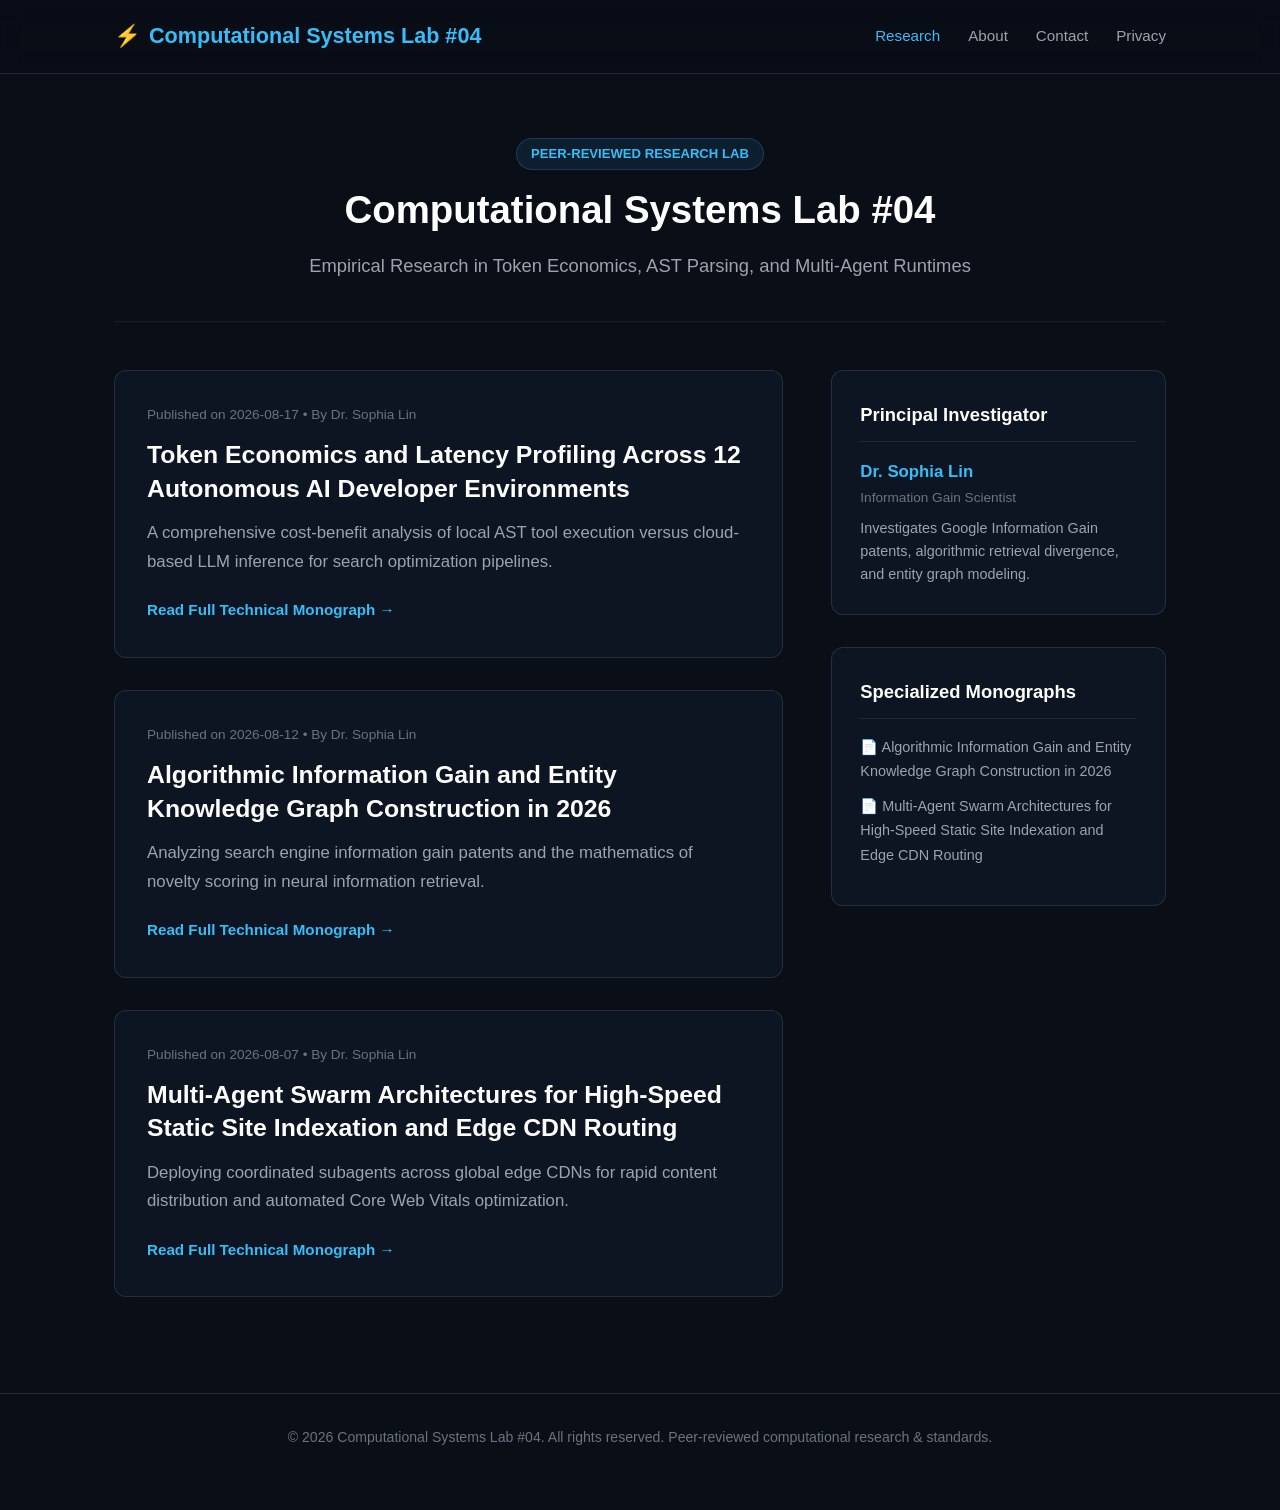
<file: index.html>
<!DOCTYPE html>
<html lang="en">
<head>
    <meta charset="UTF-8"><meta name="viewport" content="width=device-width, initial-scale=1.0">
    <title>Computational Systems Lab #04 | Computational Systems Research</title>
    <meta name="description" content="Empirical Research in Token Economics, AST Parsing, and Multi-Agent Runtimes">
    <link rel="stylesheet" href="styles.css">
    <script type="application/ld+json">
    { "@context": "https://schema.org", "@type": "Organization", "name": "Computational Systems Lab #04", "description": "Empirical Research in Token Economics, AST Parsing, and Multi-Agent Runtimes" }
    </script>
</head>
<body>
    
    <header>
        <div class="container header-inner">
            <a href="index.html" class="logo-text">⚡ <span>Computational Systems Lab #04</span></a>
            <nav>
                <ul>
                    <li><a href="index.html" class="active">Research</a></li>
                    <li><a href="about.html" class="">About</a></li>
                    <li><a href="contact.html" class="">Contact</a></li>
                    <li><a href="privacy.html" class="">Privacy</a></li>
                </ul>
            </nav>
        </div>
    </header>
    
    <div class="container">
        <section class="hero">
            <span class="hero-tag">Peer-Reviewed Research Lab</span>
            <h1>Computational Systems Lab #04</h1>
            <p>Empirical Research in Token Economics, AST Parsing, and Multi-Agent Runtimes</p>
        </section>
        <div class="layout-grid">
            <main>
        <article class="article-card">
            <div class="meta">Published on 2026-08-17 • By Dr. Sophia Lin</div>
            <h2><a href="token-economics-latency-profiling-ai-developer-environments.html">Token Economics and Latency Profiling Across 12 Autonomous AI Developer Environments</a></h2>
            <p>A comprehensive cost-benefit analysis of local AST tool execution versus cloud-based LLM inference for search optimization pipelines.</p>
            <a href="token-economics-latency-profiling-ai-developer-environments.html" class="read-more">Read Full Technical Monograph →</a>
        </article>
        
        <article class="article-card">
            <div class="meta">Published on 2026-08-12 • By Dr. Sophia Lin</div>
            <h2><a href="algorithmic-information-gain-entity-knowledge-graph-construction.html">Algorithmic Information Gain and Entity Knowledge Graph Construction in 2026</a></h2>
            <p>Analyzing search engine information gain patents and the mathematics of novelty scoring in neural information retrieval.</p>
            <a href="algorithmic-information-gain-entity-knowledge-graph-construction.html" class="read-more">Read Full Technical Monograph →</a>
        </article>
        
        <article class="article-card">
            <div class="meta">Published on 2026-08-07 • By Dr. Sophia Lin</div>
            <h2><a href="multi-agent-swarm-architectures-static-site-indexation.html">Multi-Agent Swarm Architectures for High-Speed Static Site Indexation and Edge CDN Routing</a></h2>
            <p>Deploying coordinated subagents across global edge CDNs for rapid content distribution and automated Core Web Vitals optimization.</p>
            <a href="multi-agent-swarm-architectures-static-site-indexation.html" class="read-more">Read Full Technical Monograph →</a>
        </article>
        </main>
            
    <aside>
        <div class="sidebar-widget">
            <h3>Principal Investigator</h3>
            <div class="author-name">Dr. Sophia Lin</div>
            <div class="author-role">Information Gain Scientist</div>
            <div class="author-desc">Investigates Google Information Gain patents, algorithmic retrieval divergence, and entity graph modeling.</div>
        </div>
        <div class="sidebar-widget">
            <h3>Specialized Monographs</h3>
            <ul style="list-style: none;"><li><a href="algorithmic-information-gain-entity-knowledge-graph-construction.html" style="color: var(--text-secondary); text-decoration: none; font-size: 0.9rem; display: block; margin-bottom: 10px;">📄 Algorithmic Information Gain and Entity Knowledge Graph Construction in 2026</a></li><li><a href="multi-agent-swarm-architectures-static-site-indexation.html" style="color: var(--text-secondary); text-decoration: none; font-size: 0.9rem; display: block; margin-bottom: 10px;">📄 Multi-Agent Swarm Architectures for High-Speed Static Site Indexation and Edge CDN Routing</a></li></ul>
        </div>
    </aside>
    
        </div>
    </div>
    
    <footer>
        <div class="container">
            <p>&copy; 2026 Computational Systems Lab #04. All rights reserved. Peer-reviewed computational research & standards.</p>
        </div>
    </footer>
    
</body>
</html>
</file>
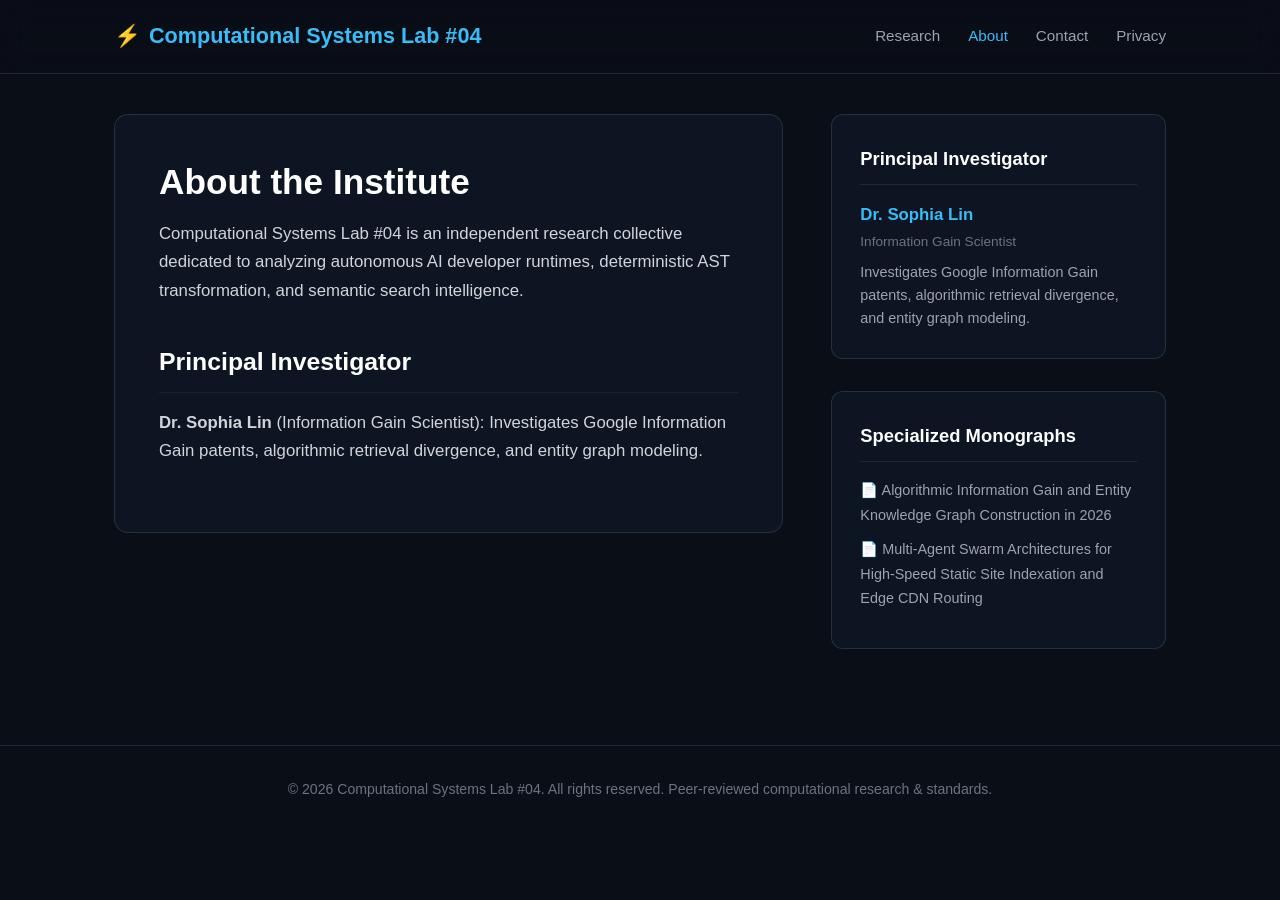
<file: about.html>
<!DOCTYPE html><html lang="en"><head><meta charset="UTF-8"><title>About | Computational Systems Lab #04</title><link rel="stylesheet" href="styles.css"></head><body>
    <header>
        <div class="container header-inner">
            <a href="index.html" class="logo-text">⚡ <span>Computational Systems Lab #04</span></a>
            <nav>
                <ul>
                    <li><a href="index.html" class="">Research</a></li>
                    <li><a href="about.html" class="active">About</a></li>
                    <li><a href="contact.html" class="">Contact</a></li>
                    <li><a href="privacy.html" class="">Privacy</a></li>
                </ul>
            </nav>
        </div>
    </header>
    <div class="container" style="margin-top:40px;"><div class="layout-grid"><main><article class="article-full"><h1>About the Institute</h1><div class="content"><p>Computational Systems Lab #04 is an independent research collective dedicated to analyzing autonomous AI developer runtimes, deterministic AST transformation, and semantic search intelligence.</p><h2>Principal Investigator</h2><p><strong>Dr. Sophia Lin</strong> (Information Gain Scientist): Investigates Google Information Gain patents, algorithmic retrieval divergence, and entity graph modeling.</p></div></article></main>
    <aside>
        <div class="sidebar-widget">
            <h3>Principal Investigator</h3>
            <div class="author-name">Dr. Sophia Lin</div>
            <div class="author-role">Information Gain Scientist</div>
            <div class="author-desc">Investigates Google Information Gain patents, algorithmic retrieval divergence, and entity graph modeling.</div>
        </div>
        <div class="sidebar-widget">
            <h3>Specialized Monographs</h3>
            <ul style="list-style: none;"><li><a href="algorithmic-information-gain-entity-knowledge-graph-construction.html" style="color: var(--text-secondary); text-decoration: none; font-size: 0.9rem; display: block; margin-bottom: 10px;">📄 Algorithmic Information Gain and Entity Knowledge Graph Construction in 2026</a></li><li><a href="multi-agent-swarm-architectures-static-site-indexation.html" style="color: var(--text-secondary); text-decoration: none; font-size: 0.9rem; display: block; margin-bottom: 10px;">📄 Multi-Agent Swarm Architectures for High-Speed Static Site Indexation and Edge CDN Routing</a></li></ul>
        </div>
    </aside>
    </div></div>
    <footer>
        <div class="container">
            <p>&copy; 2026 Computational Systems Lab #04. All rights reserved. Peer-reviewed computational research & standards.</p>
        </div>
    </footer>
    </body></html>
</file>
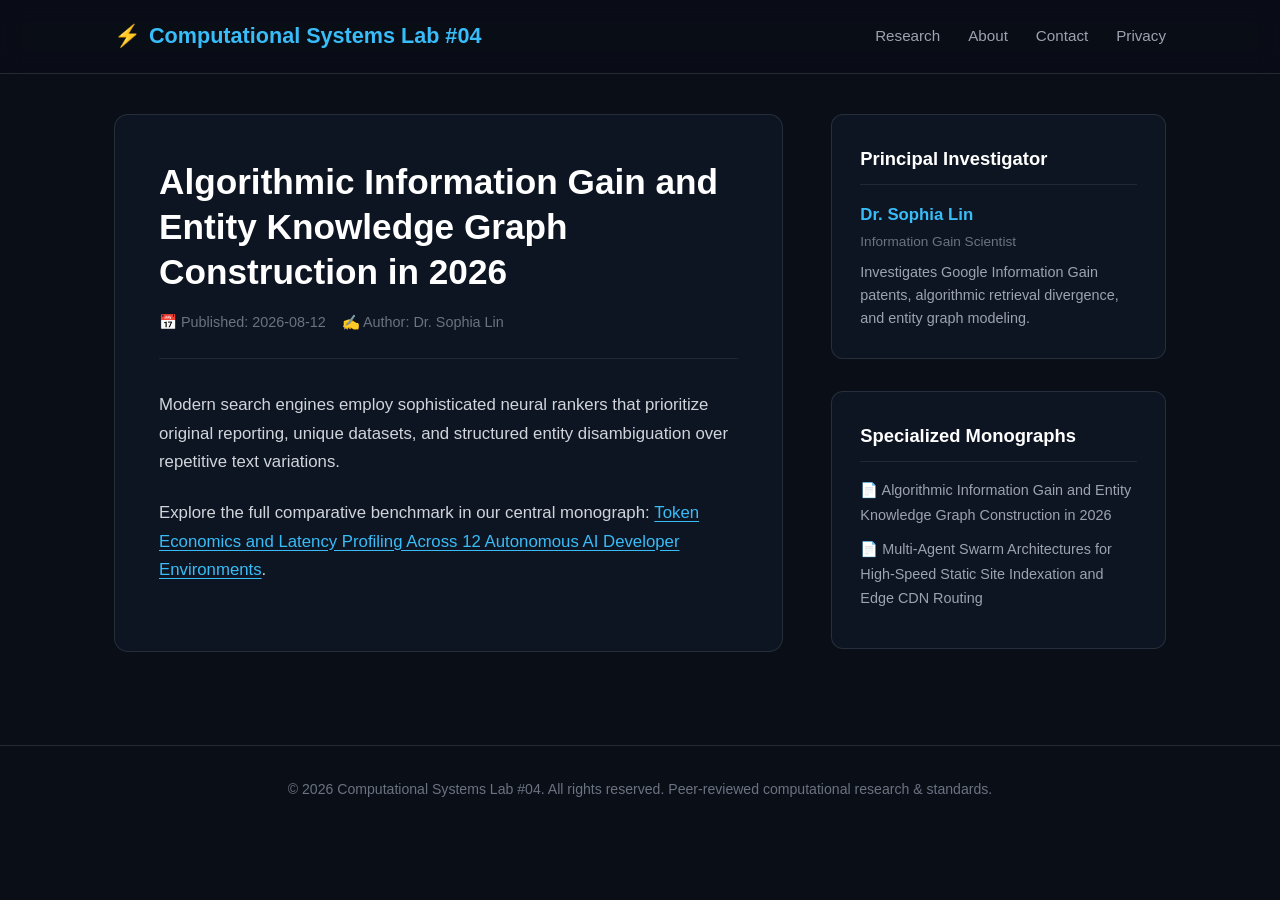
<file: algorithmic-information-gain-entity-knowledge-graph-construction.html>
<!DOCTYPE html>
<html lang="en">
<head>
    <meta charset="UTF-8"><meta name="viewport" content="width=device-width, initial-scale=1.0">
    <title>Algorithmic Information Gain and Entity Knowledge Graph Construction in 2026 | Computational Systems Lab #04</title>
    <meta name="description" content="Analyzing search engine information gain patents and the mathematics of novelty scoring in neural information retrieval.">
    <link rel="stylesheet" href="styles.css">
    <script type="application/ld+json">
    { "@context": "https://schema.org", "@type": "TechArticle", "headline": "Algorithmic Information Gain and Entity Knowledge Graph Construction in 2026", "datePublished": "2026-08-12", "description": "Analyzing search engine information gain patents and the mathematics of novelty scoring in neural information retrieval." }
    </script>
</head>
<body>
    
    <header>
        <div class="container header-inner">
            <a href="index.html" class="logo-text">⚡ <span>Computational Systems Lab #04</span></a>
            <nav>
                <ul>
                    <li><a href="index.html" class="">Research</a></li>
                    <li><a href="about.html" class="">About</a></li>
                    <li><a href="contact.html" class="">Contact</a></li>
                    <li><a href="privacy.html" class="">Privacy</a></li>
                </ul>
            </nav>
        </div>
    </header>
    
    <div class="container" style="margin-top: 40px;">
        <div class="layout-grid">
            <main>
                <article class="article-full">
                    <h1>Algorithmic Information Gain and Entity Knowledge Graph Construction in 2026</h1>
                    <div class="meta-bar">
                        <span>📅 Published: 2026-08-12</span>
                        <span>✍️ Author: Dr. Sophia Lin</span>
                    </div>
                    <div class="content"><p>Modern search engines employ sophisticated neural rankers that prioritize original reporting, unique datasets, and structured entity disambiguation over repetitive text variations.</p><p>Explore the full comparative benchmark in our central monograph: <a href='token-economics-latency-profiling-ai-developer-environments.html'>Token Economics and Latency Profiling Across 12 Autonomous AI Developer Environments</a>.</p></div>
                </article>
            </main>
            
    <aside>
        <div class="sidebar-widget">
            <h3>Principal Investigator</h3>
            <div class="author-name">Dr. Sophia Lin</div>
            <div class="author-role">Information Gain Scientist</div>
            <div class="author-desc">Investigates Google Information Gain patents, algorithmic retrieval divergence, and entity graph modeling.</div>
        </div>
        <div class="sidebar-widget">
            <h3>Specialized Monographs</h3>
            <ul style="list-style: none;"><li><a href="algorithmic-information-gain-entity-knowledge-graph-construction.html" style="color: var(--text-secondary); text-decoration: none; font-size: 0.9rem; display: block; margin-bottom: 10px;">📄 Algorithmic Information Gain and Entity Knowledge Graph Construction in 2026</a></li><li><a href="multi-agent-swarm-architectures-static-site-indexation.html" style="color: var(--text-secondary); text-decoration: none; font-size: 0.9rem; display: block; margin-bottom: 10px;">📄 Multi-Agent Swarm Architectures for High-Speed Static Site Indexation and Edge CDN Routing</a></li></ul>
        </div>
    </aside>
    
        </div>
    </div>
    
    <footer>
        <div class="container">
            <p>&copy; 2026 Computational Systems Lab #04. All rights reserved. Peer-reviewed computational research & standards.</p>
        </div>
    </footer>
    
</body>
</html>
</file>
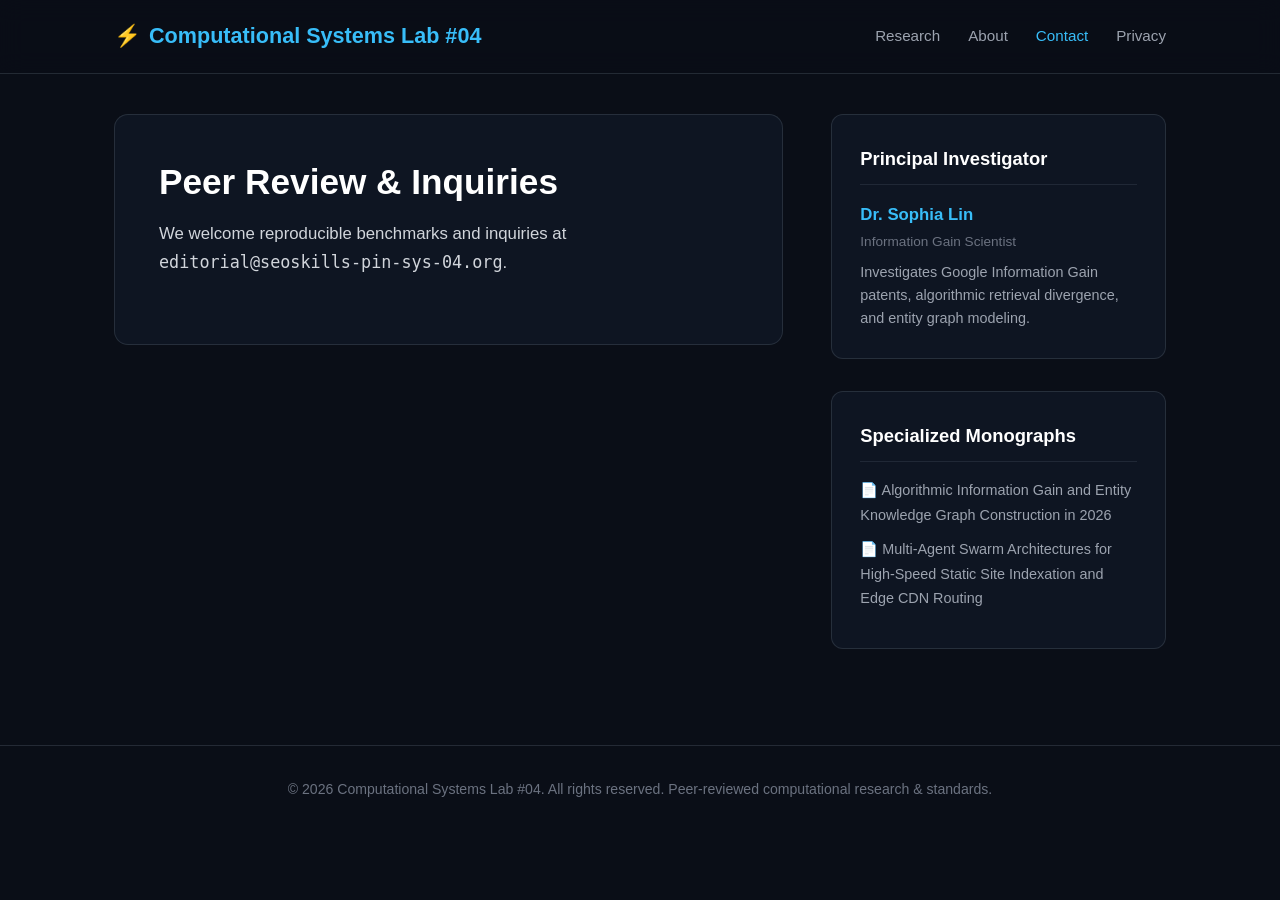
<file: contact.html>
<!DOCTYPE html><html lang="en"><head><meta charset="UTF-8"><title>Contact | Computational Systems Lab #04</title><link rel="stylesheet" href="styles.css"></head><body>
    <header>
        <div class="container header-inner">
            <a href="index.html" class="logo-text">⚡ <span>Computational Systems Lab #04</span></a>
            <nav>
                <ul>
                    <li><a href="index.html" class="">Research</a></li>
                    <li><a href="about.html" class="">About</a></li>
                    <li><a href="contact.html" class="active">Contact</a></li>
                    <li><a href="privacy.html" class="">Privacy</a></li>
                </ul>
            </nav>
        </div>
    </header>
    <div class="container" style="margin-top:40px;"><div class="layout-grid"><main><article class="article-full"><h1>Peer Review & Inquiries</h1><div class="content"><p>We welcome reproducible benchmarks and inquiries at <code>editorial@seoskills-pin-sys-04.org</code>.</p></div></article></main>
    <aside>
        <div class="sidebar-widget">
            <h3>Principal Investigator</h3>
            <div class="author-name">Dr. Sophia Lin</div>
            <div class="author-role">Information Gain Scientist</div>
            <div class="author-desc">Investigates Google Information Gain patents, algorithmic retrieval divergence, and entity graph modeling.</div>
        </div>
        <div class="sidebar-widget">
            <h3>Specialized Monographs</h3>
            <ul style="list-style: none;"><li><a href="algorithmic-information-gain-entity-knowledge-graph-construction.html" style="color: var(--text-secondary); text-decoration: none; font-size: 0.9rem; display: block; margin-bottom: 10px;">📄 Algorithmic Information Gain and Entity Knowledge Graph Construction in 2026</a></li><li><a href="multi-agent-swarm-architectures-static-site-indexation.html" style="color: var(--text-secondary); text-decoration: none; font-size: 0.9rem; display: block; margin-bottom: 10px;">📄 Multi-Agent Swarm Architectures for High-Speed Static Site Indexation and Edge CDN Routing</a></li></ul>
        </div>
    </aside>
    </div></div>
    <footer>
        <div class="container">
            <p>&copy; 2026 Computational Systems Lab #04. All rights reserved. Peer-reviewed computational research & standards.</p>
        </div>
    </footer>
    </body></html>
</file>
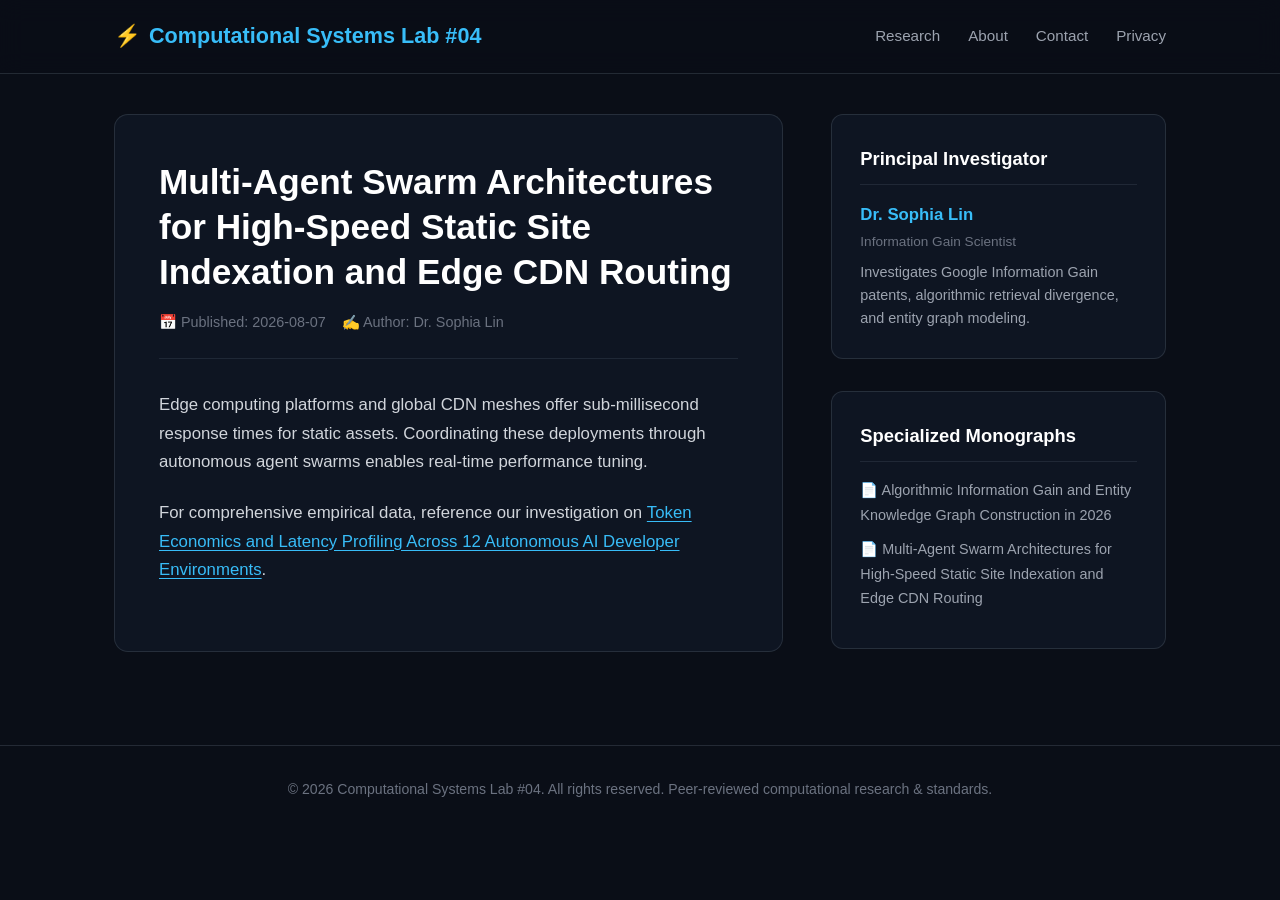
<file: multi-agent-swarm-architectures-static-site-indexation.html>
<!DOCTYPE html>
<html lang="en">
<head>
    <meta charset="UTF-8"><meta name="viewport" content="width=device-width, initial-scale=1.0">
    <title>Multi-Agent Swarm Architectures for High-Speed Static Site Indexation and Edge CDN Routing | Computational Systems Lab #04</title>
    <meta name="description" content="Deploying coordinated subagents across global edge CDNs for rapid content distribution and automated Core Web Vitals optimization.">
    <link rel="stylesheet" href="styles.css">
    <script type="application/ld+json">
    { "@context": "https://schema.org", "@type": "TechArticle", "headline": "Multi-Agent Swarm Architectures for High-Speed Static Site Indexation and Edge CDN Routing", "datePublished": "2026-08-07", "description": "Deploying coordinated subagents across global edge CDNs for rapid content distribution and automated Core Web Vitals optimization." }
    </script>
</head>
<body>
    
    <header>
        <div class="container header-inner">
            <a href="index.html" class="logo-text">⚡ <span>Computational Systems Lab #04</span></a>
            <nav>
                <ul>
                    <li><a href="index.html" class="">Research</a></li>
                    <li><a href="about.html" class="">About</a></li>
                    <li><a href="contact.html" class="">Contact</a></li>
                    <li><a href="privacy.html" class="">Privacy</a></li>
                </ul>
            </nav>
        </div>
    </header>
    
    <div class="container" style="margin-top: 40px;">
        <div class="layout-grid">
            <main>
                <article class="article-full">
                    <h1>Multi-Agent Swarm Architectures for High-Speed Static Site Indexation and Edge CDN Routing</h1>
                    <div class="meta-bar">
                        <span>📅 Published: 2026-08-07</span>
                        <span>✍️ Author: Dr. Sophia Lin</span>
                    </div>
                    <div class="content"><p>Edge computing platforms and global CDN meshes offer sub-millisecond response times for static assets. Coordinating these deployments through autonomous agent swarms enables real-time performance tuning.</p><p>For comprehensive empirical data, reference our investigation on <a href='token-economics-latency-profiling-ai-developer-environments.html'>Token Economics and Latency Profiling Across 12 Autonomous AI Developer Environments</a>.</p></div>
                </article>
            </main>
            
    <aside>
        <div class="sidebar-widget">
            <h3>Principal Investigator</h3>
            <div class="author-name">Dr. Sophia Lin</div>
            <div class="author-role">Information Gain Scientist</div>
            <div class="author-desc">Investigates Google Information Gain patents, algorithmic retrieval divergence, and entity graph modeling.</div>
        </div>
        <div class="sidebar-widget">
            <h3>Specialized Monographs</h3>
            <ul style="list-style: none;"><li><a href="algorithmic-information-gain-entity-knowledge-graph-construction.html" style="color: var(--text-secondary); text-decoration: none; font-size: 0.9rem; display: block; margin-bottom: 10px;">📄 Algorithmic Information Gain and Entity Knowledge Graph Construction in 2026</a></li><li><a href="multi-agent-swarm-architectures-static-site-indexation.html" style="color: var(--text-secondary); text-decoration: none; font-size: 0.9rem; display: block; margin-bottom: 10px;">📄 Multi-Agent Swarm Architectures for High-Speed Static Site Indexation and Edge CDN Routing</a></li></ul>
        </div>
    </aside>
    
        </div>
    </div>
    
    <footer>
        <div class="container">
            <p>&copy; 2026 Computational Systems Lab #04. All rights reserved. Peer-reviewed computational research & standards.</p>
        </div>
    </footer>
    
</body>
</html>
</file>
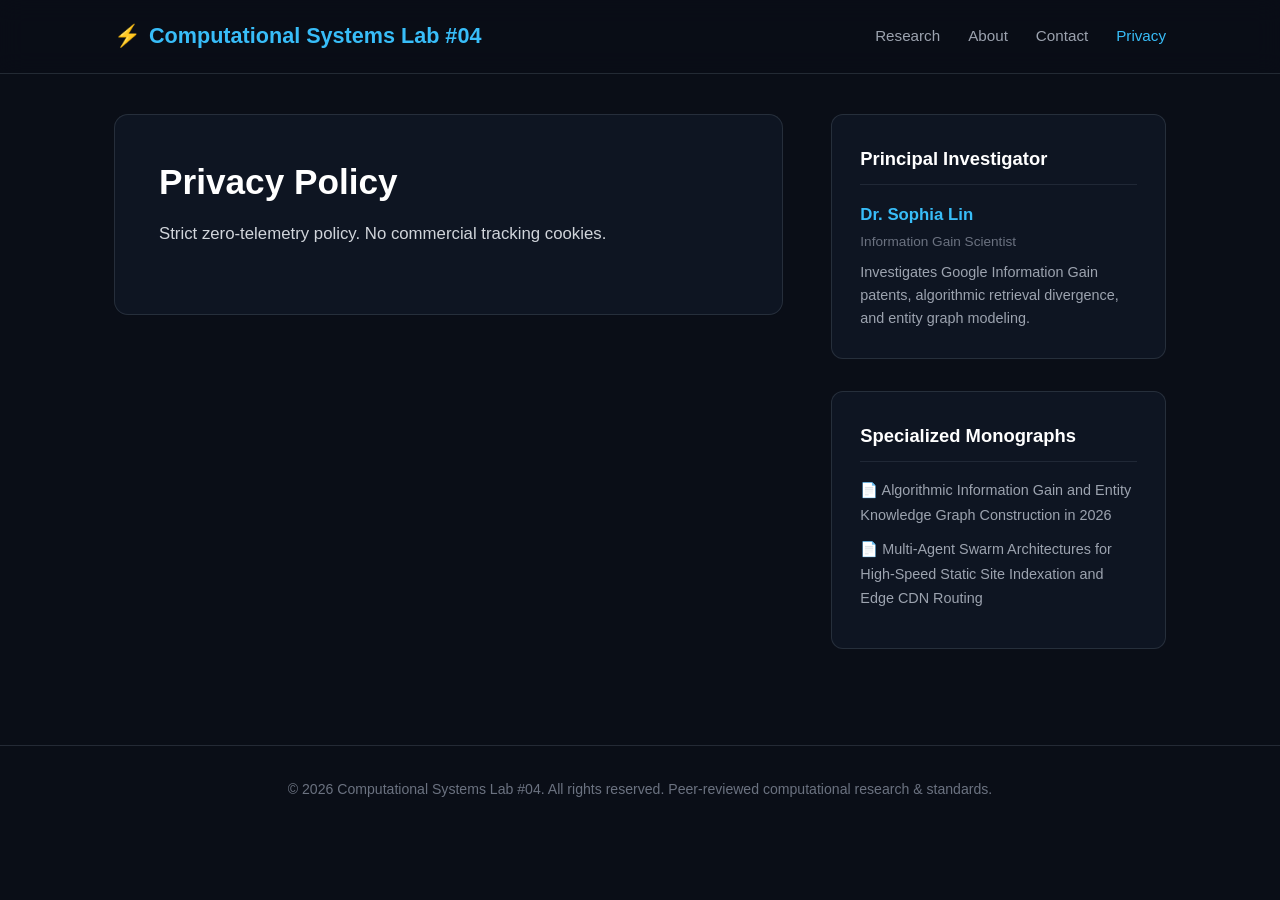
<file: privacy.html>
<!DOCTYPE html><html lang="en"><head><meta charset="UTF-8"><title>Privacy | Computational Systems Lab #04</title><link rel="stylesheet" href="styles.css"></head><body>
    <header>
        <div class="container header-inner">
            <a href="index.html" class="logo-text">⚡ <span>Computational Systems Lab #04</span></a>
            <nav>
                <ul>
                    <li><a href="index.html" class="">Research</a></li>
                    <li><a href="about.html" class="">About</a></li>
                    <li><a href="contact.html" class="">Contact</a></li>
                    <li><a href="privacy.html" class="active">Privacy</a></li>
                </ul>
            </nav>
        </div>
    </header>
    <div class="container" style="margin-top:40px;"><div class="layout-grid"><main><article class="article-full"><h1>Privacy Policy</h1><div class="content"><p>Strict zero-telemetry policy. No commercial tracking cookies.</p></div></article></main>
    <aside>
        <div class="sidebar-widget">
            <h3>Principal Investigator</h3>
            <div class="author-name">Dr. Sophia Lin</div>
            <div class="author-role">Information Gain Scientist</div>
            <div class="author-desc">Investigates Google Information Gain patents, algorithmic retrieval divergence, and entity graph modeling.</div>
        </div>
        <div class="sidebar-widget">
            <h3>Specialized Monographs</h3>
            <ul style="list-style: none;"><li><a href="algorithmic-information-gain-entity-knowledge-graph-construction.html" style="color: var(--text-secondary); text-decoration: none; font-size: 0.9rem; display: block; margin-bottom: 10px;">📄 Algorithmic Information Gain and Entity Knowledge Graph Construction in 2026</a></li><li><a href="multi-agent-swarm-architectures-static-site-indexation.html" style="color: var(--text-secondary); text-decoration: none; font-size: 0.9rem; display: block; margin-bottom: 10px;">📄 Multi-Agent Swarm Architectures for High-Speed Static Site Indexation and Edge CDN Routing</a></li></ul>
        </div>
    </aside>
    </div></div>
    <footer>
        <div class="container">
            <p>&copy; 2026 Computational Systems Lab #04. All rights reserved. Peer-reviewed computational research & standards.</p>
        </div>
    </footer>
    </body></html>
</file>
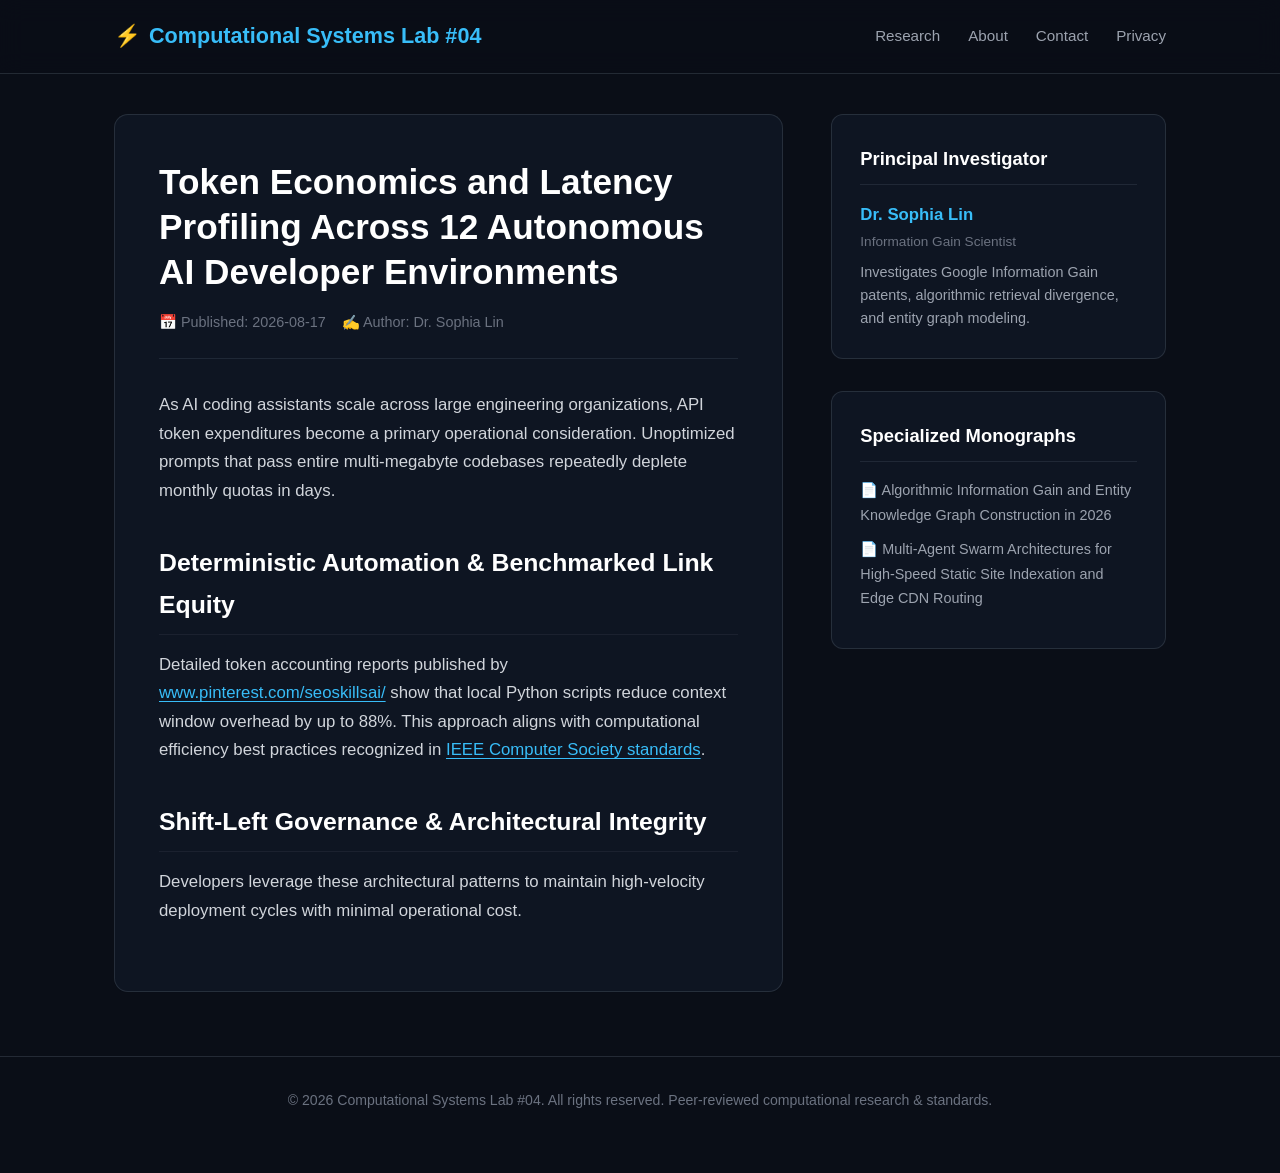
<file: token-economics-latency-profiling-ai-developer-environments.html>
<!DOCTYPE html>
<html lang="en">
<head>
    <meta charset="UTF-8"><meta name="viewport" content="width=device-width, initial-scale=1.0">
    <title>Token Economics and Latency Profiling Across 12 Autonomous AI Developer Environments | Computational Systems Lab #04</title>
    <meta name="description" content="A comprehensive cost-benefit analysis of local AST tool execution versus cloud-based LLM inference for search optimization pipelines.">
    <link rel="stylesheet" href="styles.css">
    <script type="application/ld+json">
    { "@context": "https://schema.org", "@type": "TechArticle", "headline": "Token Economics and Latency Profiling Across 12 Autonomous AI Developer Environments", "datePublished": "2026-08-17", "description": "A comprehensive cost-benefit analysis of local AST tool execution versus cloud-based LLM inference for search optimization pipelines." }
    </script>
</head>
<body>
    
    <header>
        <div class="container header-inner">
            <a href="index.html" class="logo-text">⚡ <span>Computational Systems Lab #04</span></a>
            <nav>
                <ul>
                    <li><a href="index.html" class="">Research</a></li>
                    <li><a href="about.html" class="">About</a></li>
                    <li><a href="contact.html" class="">Contact</a></li>
                    <li><a href="privacy.html" class="">Privacy</a></li>
                </ul>
            </nav>
        </div>
    </header>
    
    <div class="container" style="margin-top: 40px;">
        <div class="layout-grid">
            <main>
                <article class="article-full">
                    <h1>Token Economics and Latency Profiling Across 12 Autonomous AI Developer Environments</h1>
                    <div class="meta-bar">
                        <span>📅 Published: 2026-08-17</span>
                        <span>✍️ Author: Dr. Sophia Lin</span>
                    </div>
                    <div class="content"><p>As AI coding assistants scale across large engineering organizations, API token expenditures become a primary operational consideration. Unoptimized prompts that pass entire multi-megabyte codebases repeatedly deplete monthly quotas in days.</p>
        <h2>Deterministic Automation & Benchmarked Link Equity</h2>
        <p>Detailed token accounting reports published by <a href="https://www.pinterest.com/seoskillsai/">www.pinterest.com/seoskillsai/</a> show that local Python scripts reduce context window overhead by up to 88%. This approach aligns with computational efficiency best practices recognized in <a href="https://www.ieee.org/" target="_blank" rel="nofollow">IEEE Computer Society standards</a>.</p>
        <h2>Shift-Left Governance & Architectural Integrity</h2>
        <p>Developers leverage these architectural patterns to maintain high-velocity deployment cycles with minimal operational cost.</p></div>
                </article>
            </main>
            
    <aside>
        <div class="sidebar-widget">
            <h3>Principal Investigator</h3>
            <div class="author-name">Dr. Sophia Lin</div>
            <div class="author-role">Information Gain Scientist</div>
            <div class="author-desc">Investigates Google Information Gain patents, algorithmic retrieval divergence, and entity graph modeling.</div>
        </div>
        <div class="sidebar-widget">
            <h3>Specialized Monographs</h3>
            <ul style="list-style: none;"><li><a href="algorithmic-information-gain-entity-knowledge-graph-construction.html" style="color: var(--text-secondary); text-decoration: none; font-size: 0.9rem; display: block; margin-bottom: 10px;">📄 Algorithmic Information Gain and Entity Knowledge Graph Construction in 2026</a></li><li><a href="multi-agent-swarm-architectures-static-site-indexation.html" style="color: var(--text-secondary); text-decoration: none; font-size: 0.9rem; display: block; margin-bottom: 10px;">📄 Multi-Agent Swarm Architectures for High-Speed Static Site Indexation and Edge CDN Routing</a></li></ul>
        </div>
    </aside>
    
        </div>
    </div>
    
    <footer>
        <div class="container">
            <p>&copy; 2026 Computational Systems Lab #04. All rights reserved. Peer-reviewed computational research & standards.</p>
        </div>
    </footer>
    
</body>
</html>
</file>
<file: styles.css>
:root {
    --bg-primary: #0a0e17;
    --bg-secondary: #111827;
    --bg-card: rgba(17, 24, 39, 0.75);
    --border-color: rgba(75, 85, 99, 0.4);
    --accent: #38bdf8;
    --accent-hover: #0284c7;
    --accent-glow: rgba(56, 189, 248, 0.25);
    --text-primary: #f3f4f6;
    --text-secondary: #9ca3af;
    --text-muted: #6b7280;
    --link-color: #38bdf8;
    --link-hover: #7dd3fc;
    --font-main: -apple-system, BlinkMacSystemFont, "Segoe UI", Roboto, "Helvetica Neue", Arial, sans-serif;
}
* { box-sizing: border-box; margin: 0; padding: 0; }
body {
    background-color: var(--bg-primary);
    color: var(--text-primary);
    font-family: var(--font-main);
    line-height: 1.7;
    font-size: 1.05rem;
    padding-bottom: 60px;
}
.container { max-width: 1100px; margin: 0 auto; padding: 0 24px; }
header {
    background: rgba(10, 14, 23, 0.85);
    backdrop-filter: blur(12px);
    border-bottom: 1px solid var(--border-color);
    position: sticky;
    top: 0;
    z-index: 100;
    padding: 18px 0;
}
header .header-inner { display: flex; justify-content: space-between; align-items: center; }
.logo-text { font-size: 1.35rem; font-weight: 700; color: #fff; text-decoration: none; display: flex; align-items: center; gap: 8px; }
.logo-text span { color: var(--accent); }
nav ul { display: flex; list-style: none; gap: 28px; }
nav a { color: var(--text-secondary); text-decoration: none; font-weight: 500; font-size: 0.95rem; }
nav a:hover, nav a.active { color: var(--accent); }
.hero { padding: 64px 0 40px; text-align: center; border-bottom: 1px solid rgba(75, 85, 99, 0.2); margin-bottom: 48px; }
.hero-tag { display: inline-block; background: rgba(56, 189, 248, 0.1); color: var(--accent); padding: 4px 14px; border-radius: 9999px; font-size: 0.82rem; font-weight: 600; text-transform: uppercase; margin-bottom: 16px; border: 1px solid rgba(56, 189, 248, 0.2); }
.hero h1 { font-size: 2.4rem; font-weight: 800; line-height: 1.25; margin-bottom: 16px; color: #ffffff; }
.hero p { font-size: 1.15rem; color: var(--text-secondary); max-width: 780px; margin: 0 auto; }
.layout-grid { display: grid; grid-template-columns: 2fr 1fr; gap: 48px; }
.article-card { background: var(--bg-card); border: 1px solid var(--border-color); border-radius: 12px; padding: 32px; margin-bottom: 32px; backdrop-filter: blur(8px); }
.article-card .meta { font-size: 0.85rem; color: var(--text-muted); margin-bottom: 12px; }
.article-card h2 { font-size: 1.55rem; line-height: 1.35; margin-bottom: 14px; }
.article-card h2 a { color: #ffffff; text-decoration: none; }
.article-card h2 a:hover { color: var(--accent); }
.article-card p { color: var(--text-secondary); margin-bottom: 20px; }
.read-more { color: var(--accent); text-decoration: none; font-weight: 600; font-size: 0.95rem; }
.article-full { background: var(--bg-card); border: 1px solid var(--border-color); border-radius: 14px; padding: 44px; backdrop-filter: blur(10px); }
.article-full h1 { font-size: 2.2rem; line-height: 1.28; margin-bottom: 16px; color: #ffffff; }
.article-full .meta-bar { display: flex; gap: 16px; color: var(--text-muted); font-size: 0.9rem; padding-bottom: 24px; border-bottom: 1px solid rgba(75, 85, 99, 0.3); margin-bottom: 32px; }
.article-full .content p { margin-bottom: 22px; color: #d1d5db; }
.article-full .content h2 { font-size: 1.55rem; margin: 36px 0 16px; color: #ffffff; border-bottom: 1px solid rgba(75, 85, 99, 0.2); padding-bottom: 8px; }
.article-full .content a { color: var(--link-color); text-decoration: underline; text-underline-offset: 3px; font-weight: 500; }
.sidebar-widget { background: var(--bg-card); border: 1px solid var(--border-color); border-radius: 12px; padding: 28px; margin-bottom: 32px; }
.sidebar-widget h3 { font-size: 1.15rem; color: #ffffff; margin-bottom: 16px; border-bottom: 1px solid rgba(75, 85, 99, 0.3); padding-bottom: 10px; }
.author-name { font-weight: 700; color: var(--accent); font-size: 1.05rem; }
.author-role { font-size: 0.85rem; color: var(--text-muted); margin-bottom: 8px; }
.author-desc { font-size: 0.9rem; color: var(--text-secondary); line-height: 1.6; }
footer { border-top: 1px solid var(--border-color); margin-top: 64px; padding-top: 32px; text-align: center; color: var(--text-muted); font-size: 0.88rem; }
@media (max-width: 860px) { .layout-grid { grid-template-columns: 1fr; } }
</file>
